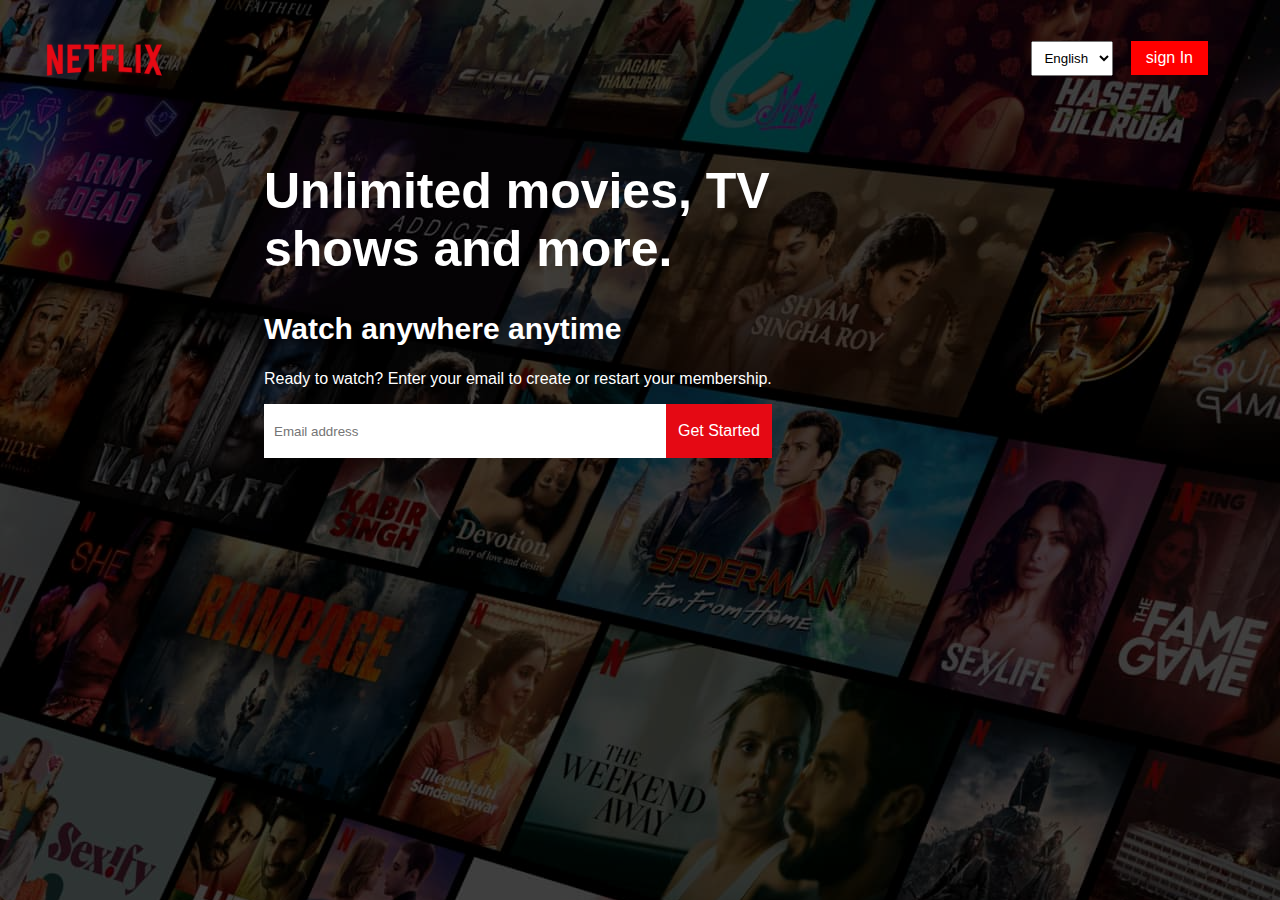
<file: Netflix Homepage/Netflix.html>
<!DOCTYPE html>
<html lang="en">
<head>
    <meta charset="UTF-8">
    <meta name="viewport" content="width=device-width, initial-scale=1.0">
    <title>NetFlix Home Page</title>
    <link rel="stylesheet" href="Netflix.css">
</head>
<body>
    <div class="nav">
        <img class="logo" src="Netflix Logo.png">
        <label for="language"></label>
        <select name="language" id="">
            <option value="English">English </option>
            <option value="Hindi">Hindi</option>
        </select>
        <a class="btn" href="#">sign In</a>
    </div>
    <div class="content">
        <h1>Unlimited movies, TV <br> shows and more.</h1>
        <h2>Watch anywhere anytime</h2>
        <p>Ready to watch? Enter your email to create or restart your membership.</p>
        <div class="mail">
            <input type="text" placeholder="Email address">
            <a href="#">Get Started</a>
        </div>
    </div>
</body>
</html>
</file>
<file: Netflix Homepage/Netflix.css>
body{
    font-family: 'Franklin Gothic Medium', 'Arial Narrow', Arial, sans-serif;
    background: rgba(0, 0, 0, 0.671) url('Netflix\ bg.jpg');
    background-blend-mode: darken;
}
.logo{
    width: 12%;
}
.btn{
    padding: 8px 15px;
    color: #fff;
    background-color: red;
    display: inline-block;
    text-decoration: none;
    cursor: pointer;
}

.nav{
    padding-top: 5px;
    padding-left: 2vw;
    padding-right: 5vw;
    height: 10vh;
    display: flex;
    justify-content: space-between;
    align-items: center;
}
 select{
    margin-left: 70%;
    padding: 8px;
 }
 .content{
    color: #fff;
    position: absolute;
    margin-top: 2%;
    margin-left: 20%;
}

.content h1{
    font-size: 50px;
}

.content h2{
    font-size: 30px;
}
.mail{
    width: 100%;
    height: fit-content;
    align-items: center;
    background-color: #fff;
    display: flex;
    justify-content: space-between;
}

.mail input{
    outline: none;
    border: none;
    padding: 12px 10px;
    size: 1em;
}

.mail a{
    height: fit-content;
    background-color: #e50914;
    color: #fff;
    padding: 18px 12px;
    text-decoration: none;
}
</file>
